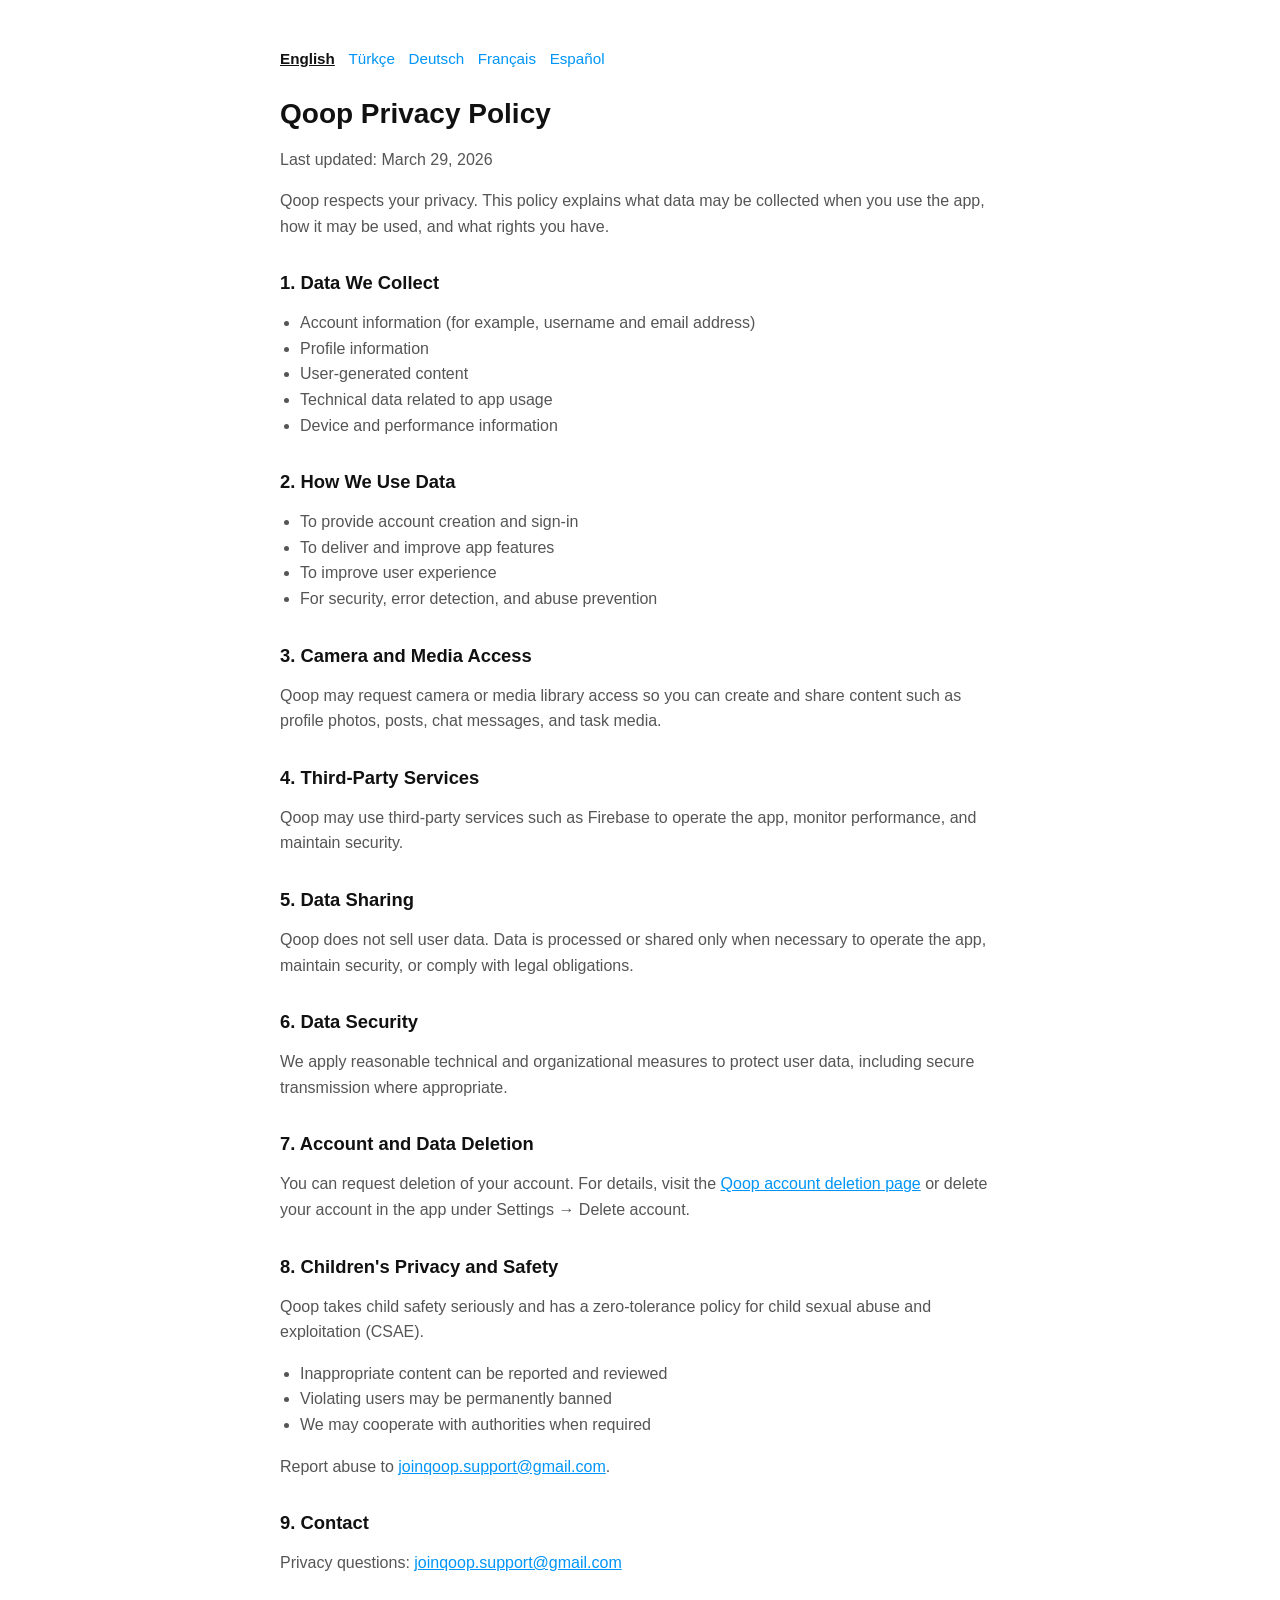
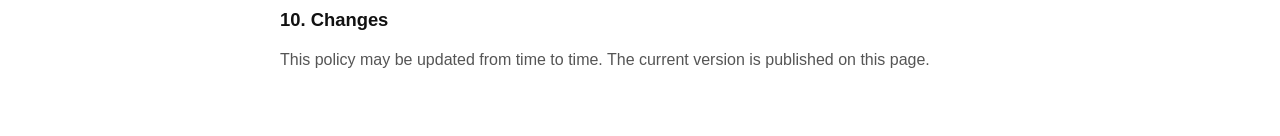
<file: index.html>
<!DOCTYPE html>
<html lang="en">
<head>
  <meta charset="utf-8" />
  <meta name="viewport" content="width=device-width, initial-scale=1" />
  <title>Qoop Privacy Policy</title>
  <style>
    :root { color-scheme: light dark; --bg:#fff; --text:#111; --muted:#555; --link:#0095f6; --card:#f7f7f7; --border:#e5e5e5; }
    @media (prefers-color-scheme: dark) {
      :root { --bg:#000; --text:#f5f5f5; --muted:#b0b0b0; --card:#121212; --border:#262626; }
    }
    body { margin:0; font-family:-apple-system,BlinkMacSystemFont,"Segoe UI",Roboto,Helvetica,Arial,sans-serif; background:var(--bg); color:var(--text); line-height:1.6; }
    main { max-width:720px; margin:0 auto; padding:32px 20px 48px; }
    h1,h2 { line-height:1.25; }
    h1 { font-size:1.75rem; margin-bottom:.5rem; }
    h2 { font-size:1.15rem; margin-top:2rem; }
    p,li { color:var(--muted); }
    a { color:var(--link); }
    ol, ul { padding-left:1.25rem; }
    .card { background:var(--card); border:1px solid var(--border); border-radius:12px; padding:16px 18px; margin:20px 0; }
    .lang-switch { margin-bottom:24px; font-size:.95rem; display:flex; flex-wrap:wrap; gap:.4rem .85rem; }
    .lang-switch a { text-decoration:none; }
    .lang-switch a.is-active { font-weight:700; color:var(--text); text-decoration:underline; }
    .lang-panel { display:none; }
    .lang-panel.is-active { display:block; }

  </style>
</head>
<body>
  <main>
    <p class="lang-switch" role="navigation">
      <a href="#en">English</a>
      <a href="#tr">Türkçe</a>
      <a href="#de">Deutsch</a>
      <a href="#fr">Français</a>
      <a href="#es">Español</a>
    </p>

    <section id="en" class="lang-panel" lang="en">

      <h1>Qoop Privacy Policy</h1>
      <p>Last updated: March 29, 2026</p>
      <p>Qoop respects your privacy. This policy explains what data may be collected when you use the app, how it may be used, and what rights you have.</p>
      <h2>1. Data We Collect</h2>
      <ul>
        <li>Account information (for example, username and email address)</li>
        <li>Profile information</li>
        <li>User-generated content</li>
        <li>Technical data related to app usage</li>
        <li>Device and performance information</li>
      </ul>
      <h2>2. How We Use Data</h2>
      <ul>
        <li>To provide account creation and sign-in</li>
        <li>To deliver and improve app features</li>
        <li>To improve user experience</li>
        <li>For security, error detection, and abuse prevention</li>
      </ul>
      <h2>3. Camera and Media Access</h2>
      <p>Qoop may request camera or media library access so you can create and share content such as profile photos, posts, chat messages, and task media.</p>
      <h2>4. Third-Party Services</h2>
      <p>Qoop may use third-party services such as Firebase to operate the app, monitor performance, and maintain security.</p>
      <h2>5. Data Sharing</h2>
      <p>Qoop does not sell user data. Data is processed or shared only when necessary to operate the app, maintain security, or comply with legal obligations.</p>
      <h2>6. Data Security</h2>
      <p>We apply reasonable technical and organizational measures to protect user data, including secure transmission where appropriate.</p>
      <h2>7. Account and Data Deletion</h2>
      <p>You can request deletion of your account. For details, visit the <a href="delete-account.html">Qoop account deletion page</a> or delete your account in the app under Settings → Delete account.</p>
      <h2>8. Children's Privacy and Safety</h2>
      <p>Qoop takes child safety seriously and has a zero-tolerance policy for child sexual abuse and exploitation (CSAE).</p>
      <ul>
        <li>Inappropriate content can be reported and reviewed</li>
        <li>Violating users may be permanently banned</li>
        <li>We may cooperate with authorities when required</li>
      </ul>
      <p>Report abuse to <a href="mailto:joinqoop.support@gmail.com">joinqoop.support@gmail.com</a>.</p>
      <h2>9. Contact</h2>
      <p>Privacy questions: <a href="mailto:joinqoop.support@gmail.com">joinqoop.support@gmail.com</a></p>
      <h2>10. Changes</h2>
      <p>This policy may be updated from time to time. The current version is published on this page.</p>
    </section>
    <section id="tr" class="lang-panel" lang="tr">

      <h1>QOOP Gizlilik Politikası</h1>
      <p>Son güncelleme: 29 Mart 2026</p>
      <p>QOOP, kullanıcı gizliliğine önem verir. Bu gizlilik politikası, uygulamayı kullanırken hangi verilerin toplanabileceğini, nasıl kullanılabileceğini ve kullanıcıların hangi haklara sahip olduğunu açıklar.</p>
      <h2>1. Toplanan Veriler</h2>
      <ul>
        <li>Hesap bilgileri (ör. kullanıcı adı, e-posta adresi)</li>
        <li>Profil bilgileri</li>
        <li>Kullanıcı tarafından oluşturulan içerikler</li>
        <li>Uygulama kullanımına ilişkin teknik veriler</li>
        <li>Cihaz ve performans bilgileri</li>
      </ul>
      <h2>2. Verilerin Kullanım Amaçları</h2>
      <ul>
        <li>Hesap oluşturma ve giriş işlemlerini sağlamak</li>
        <li>Uygulama özelliklerini sunmak ve geliştirmek</li>
        <li>Kullanıcı deneyimini iyileştirmek</li>
        <li>Güvenlik, hata tespiti ve kötüye kullanımı önlemek</li>
      </ul>
      <h2>3. Kamera ve Medya Erişimi</h2>
      <p>QOOP, kullanıcıların profil fotoğrafı, gönderi, sohbet mesajı ve görev medyası gibi içerikler oluşturup paylaşabilmesi için kamera veya medya erişimi isteyebilir.</p>
      <h2>4. Üçüncü Taraf Hizmetler</h2>
      <p>QOOP, uygulama altyapısını sağlamak amacıyla Firebase gibi üçüncü taraf hizmetlerden yararlanabilir.</p>
      <h2>5. Veri Paylaşımı</h2>
      <p>QOOP, kullanıcı verilerini satmaz. Veriler yalnızca uygulamanın çalışması, güvenlik veya yasal yükümlülüklerin yerine getirilmesi için gerekli olduğu ölçüde işlenir veya paylaşılır.</p>
      <h2>6. Veri Güvenliği</h2>
      <p>Kullanıcı verilerini korumak için makul teknik ve idari önlemler uygulanır.</p>
      <h2>7. Hesap ve Veri Silme</h2>
      <p>Hesabınızı silmek için uygulama içinden Ayarlar → Hesabı sil yolunu kullanabilir veya <a href="delete-account.html">QOOP Hesap Silme Sayfası</a>'nı ziyaret edebilirsiniz.</p>
      <h2>8. Çocukların Gizliliği ve Güvenliği</h2>
      <p>QOOP, çocukların güvenliğini ciddiye alır ve CSAE'ye karşı sıfır tolerans uygular.</p>
      <ul>
        <li>Uygunsuz içerikler bildirilebilir ve incelenir</li>
        <li>İhlal eden kullanıcılar kalıcı olarak yasaklanır</li>
        <li>Gerekli durumlarda yetkili kurumlarla iş birliği yapılır</li>
      </ul>
      <p>İletişim: <a href="mailto:joinqoop.support@gmail.com">joinqoop.support@gmail.com</a></p>
      <h2>9. İletişim</h2>
      <p>Gizlilik ile ilgili sorular: <a href="mailto:joinqoop.support@gmail.com">joinqoop.support@gmail.com</a></p>
      <h2>10. Değişiklikler</h2>
      <p>Bu gizlilik politikası zaman zaman güncellenebilir. Güncel sürüm bu sayfada yayınlanır.</p>
    </section>
    <section id="de" class="lang-panel" lang="de">

      <h1>Qoop-Datenschutzrichtlinie</h1>
      <p>Zuletzt aktualisiert: 29. März 2026</p>
      <p>Qoop respektiert deine Privatsphäre. Diese Richtlinie erklärt, welche Daten bei der Nutzung der App erfasst werden können, wie sie verwendet werden dürfen und welche Rechte du hast.</p>
      <h2>1. Welche Daten wir erfassen</h2>
      <ul>
        <li>Kontoinformationen (z. B. Benutzername und E-Mail-Adresse)</li>
        <li>Profilinformationen</li>
        <li>Von Nutzerinnen und Nutzern erstellte Inhalte</li>
        <li>Technische Daten zur App-Nutzung</li>
        <li>Geräte- und Leistungsinformationen</li>
      </ul>
      <h2>2. Wie wir Daten verwenden</h2>
      <ul>
        <li>Zur Kontoerstellung und Anmeldung</li>
        <li>Zur Bereitstellung und Verbesserung von App-Funktionen</li>
        <li>Zur Verbesserung der Nutzererfahrung</li>
        <li>Für Sicherheit, Fehlererkennung und Missbrauchsprävention</li>
      </ul>
      <h2>3. Kamera- und Medienzugriff</h2>
      <p>Qoop kann Zugriff auf Kamera oder Mediathek anfordern, damit du Inhalte wie Profilfotos, Beiträge, Chatnachrichten und Aufgabenmedien erstellen und teilen kannst.</p>
      <h2>4. Dienste Dritter</h2>
      <p>Qoop kann Dienste Dritter wie Firebase nutzen, um die App zu betreiben, die Leistung zu überwachen und die Sicherheit aufrechtzuerhalten.</p>
      <h2>5. Datenweitergabe</h2>
      <p>Qoop verkauft keine Nutzerdaten. Daten werden nur verarbeitet oder weitergegeben, wenn dies für den Betrieb der App, die Sicherheit oder gesetzliche Pflichten erforderlich ist.</p>
      <h2>6. Datensicherheit</h2>
      <p>Wir setzen angemessene technische und organisatorische Maßnahmen zum Schutz der Nutzerdaten ein, einschließlich sicherer Übertragung, soweit sinnvoll.</p>
      <h2>7. Konto- und Datenlöschung</h2>
      <p>Du kannst die Löschung deines Kontos beantragen. Details findest du auf der <a href="delete-account.html">Seite zur Kontolöschung</a> oder in der App unter Einstellungen → Konto löschen.</p>
      <h2>8. Datenschutz und Sicherheit von Kindern</h2>
      <p>Qoop nimmt den Schutz von Kindern ernst und hat eine Null-Toleranz-Politik gegenüber sexuellem Missbrauch und Ausbeutung von Kindern (CSAE).</p>
      <ul>
        <li>Unangemessene Inhalte können gemeldet und geprüft werden</li>
        <li>Verstöße können zu einer dauerhaften Sperre führen</li>
        <li>Bei Bedarf können wir mit Behörden zusammenarbeiten</li>
      </ul>
      <p>Missbrauch melden: <a href="mailto:joinqoop.support@gmail.com">joinqoop.support@gmail.com</a>.</p>
      <h2>9. Kontakt</h2>
      <p>Fragen zum Datenschutz: <a href="mailto:joinqoop.support@gmail.com">joinqoop.support@gmail.com</a></p>
      <h2>10. Änderungen</h2>
      <p>Diese Richtlinie kann von Zeit zu Zeit aktualisiert werden. Die aktuelle Fassung wird auf dieser Seite veröffentlicht.</p>
    </section>
    <section id="fr" class="lang-panel" lang="fr">

      <h1>Politique de confidentialité Qoop</h1>
      <p>Dernière mise à jour : 29 mars 2026</p>
      <p>Qoop respecte votre vie privée. Cette politique explique quelles données peuvent être collectées lorsque vous utilisez l’application, comment elles peuvent être utilisées et quels sont vos droits.</p>
      <h2>1. Données que nous collectons</h2>
      <ul>
        <li>Informations de compte (par exemple nom d’utilisateur et adresse e-mail)</li>
        <li>Informations de profil</li>
        <li>Contenus générés par les utilisateurs</li>
        <li>Données techniques liées à l’usage de l’application</li>
        <li>Informations sur l’appareil et les performances</li>
      </ul>
      <h2>2. Comment nous utilisons les données</h2>
      <ul>
        <li>Pour créer un compte et se connecter</li>
        <li>Pour fournir et améliorer les fonctionnalités</li>
        <li>Pour améliorer l’expérience utilisateur</li>
        <li>Pour la sécurité, la détection d’erreurs et la prévention des abus</li>
      </ul>
      <h2>3. Accès à l’appareil photo et aux médias</h2>
      <p>Qoop peut demander l’accès à l’appareil photo ou à la galerie afin que vous puissiez créer et partager des contenus tels que des photos de profil, des publications, des messages et des médias de tâches.</p>
      <h2>4. Services tiers</h2>
      <p>Qoop peut utiliser des services tiers tels que Firebase pour faire fonctionner l’application, surveiller les performances et assurer la sécurité.</p>
      <h2>5. Partage des données</h2>
      <p>Qoop ne vend pas les données des utilisateurs. Les données ne sont traitées ou partagées que lorsque c’est nécessaire pour faire fonctionner l’application, assurer la sécurité ou respecter des obligations légales.</p>
      <h2>6. Sécurité des données</h2>
      <p>Nous appliquons des mesures techniques et organisationnelles raisonnables pour protéger les données, y compris une transmission sécurisée lorsque cela est approprié.</p>
      <h2>7. Suppression du compte et des données</h2>
      <p>Vous pouvez demander la suppression de votre compte. Pour plus de détails, consultez la <a href="delete-account.html">page de suppression de compte Qoop</a> ou supprimez votre compte dans l’application : Paramètres → Supprimer le compte.</p>
      <h2>8. Vie privée et sécurité des enfants</h2>
      <p>Qoop prend la sécurité des enfants au sérieux et applique une politique de tolérance zéro envers l’abus et l’exploitation sexuels des enfants (CSAE).</p>
      <ul>
        <li>Les contenus inappropriés peuvent être signalés et examinés</li>
        <li>Les utilisateurs en infraction peuvent être bannis définitivement</li>
        <li>Nous pouvons coopérer avec les autorités si nécessaire</li>
      </ul>
      <p>Signaler un abus : <a href="mailto:joinqoop.support@gmail.com">joinqoop.support@gmail.com</a>.</p>
      <h2>9. Contact</h2>
      <p>Questions de confidentialité : <a href="mailto:joinqoop.support@gmail.com">joinqoop.support@gmail.com</a></p>
      <h2>10. Modifications</h2>
      <p>Cette politique peut être mise à jour de temps à autre. La version en vigueur est publiée sur cette page.</p>
    </section>
    <section id="es" class="lang-panel" lang="es">

      <h1>Política de privacidad de Qoop</h1>
      <p>Última actualización: 29 de marzo de 2026</p>
      <p>Qoop respeta tu privacidad. Esta política explica qué datos pueden recopilarse cuando usas la app, cómo pueden usarse y qué derechos tienes.</p>
      <h2>1. Datos que recopilamos</h2>
      <ul>
        <li>Información de la cuenta (por ejemplo, nombre de usuario y correo electrónico)</li>
        <li>Información del perfil</li>
        <li>Contenido generado por los usuarios</li>
        <li>Datos técnicos relacionados con el uso de la app</li>
        <li>Información del dispositivo y del rendimiento</li>
      </ul>
      <h2>2. Cómo usamos los datos</h2>
      <ul>
        <li>Para crear cuentas e iniciar sesión</li>
        <li>Para ofrecer y mejorar las funciones de la app</li>
        <li>Para mejorar la experiencia de uso</li>
        <li>Para seguridad, detección de errores y prevención de abusos</li>
      </ul>
      <h2>3. Acceso a la cámara y a los medios</h2>
      <p>Qoop puede solicitar acceso a la cámara o a la galería para que puedas crear y compartir contenido como fotos de perfil, publicaciones, mensajes y archivos de misiones.</p>
      <h2>4. Servicios de terceros</h2>
      <p>Qoop puede usar servicios de terceros como Firebase para operar la app, supervisar el rendimiento y mantener la seguridad.</p>
      <h2>5. Compartir datos</h2>
      <p>Qoop no vende datos de usuarios. Los datos solo se procesan o se comparten cuando es necesario para operar la app, mantener la seguridad o cumplir obligaciones legales.</p>
      <h2>6. Seguridad de los datos</h2>
      <p>Aplicamos medidas técnicas y organizativas razonables para proteger los datos, incluida la transmisión segura cuando corresponde.</p>
      <h2>7. Eliminación de cuenta y datos</h2>
      <p>Puedes solicitar la eliminación de tu cuenta. Para más detalles, visita la <a href="delete-account.html">página de eliminación de cuenta de Qoop</a> o elimina tu cuenta en la app en Ajustes → Eliminar cuenta.</p>
      <h2>8. Privacidad y seguridad infantil</h2>
      <p>Qoop se toma en serio la seguridad infantil y aplica una política de tolerancia cero ante el abuso y la explotación sexual infantil (CSAE).</p>
      <ul>
        <li>El contenido inapropiado puede denunciarse y revisarse</li>
        <li>Los usuarios que incumplan las normas pueden ser expulsados de forma permanente</li>
        <li>Podemos cooperar con las autoridades cuando sea necesario</li>
      </ul>
      <p>Denunciar abusos: <a href="mailto:joinqoop.support@gmail.com">joinqoop.support@gmail.com</a>.</p>
      <h2>9. Contacto</h2>
      <p>Preguntas de privacidad: <a href="mailto:joinqoop.support@gmail.com">joinqoop.support@gmail.com</a></p>
      <h2>10. Cambios</h2>
      <p>Esta política puede actualizarse periódicamente. La versión vigente se publica en esta página.</p>
    </section>
  </main>

  <script>
  (function () {
    var langs = ["en", "tr", "de", "fr", "es"];
    function pick() {
      var h = (location.hash || "").replace("#", "").toLowerCase();
      if (langs.indexOf(h) >= 0) return h;
      try {
        var s = localStorage.getItem("qoop_legal_lang");
        if (langs.indexOf(s) >= 0) return s;
      } catch (e) {}
      var n = (navigator.language || "en").slice(0, 2).toLowerCase();
      return langs.indexOf(n) >= 0 ? n : "en";
    }
    function show(lang) {
      document.querySelectorAll(".lang-panel").forEach(function (el) {
        el.classList.toggle("is-active", el.id === lang);
      });
      document.querySelectorAll(".lang-switch a").forEach(function (a) {
        a.classList.toggle("is-active", a.getAttribute("href") === "#" + lang);
      });
      document.documentElement.lang = lang;
      try { localStorage.setItem("qoop_legal_lang", lang); } catch (e) {}
    }
    document.addEventListener("DOMContentLoaded", function () { show(pick()); });
    window.addEventListener("hashchange", function () { show(pick()); });
  })();
  </script>

</body>
</html>
</file>
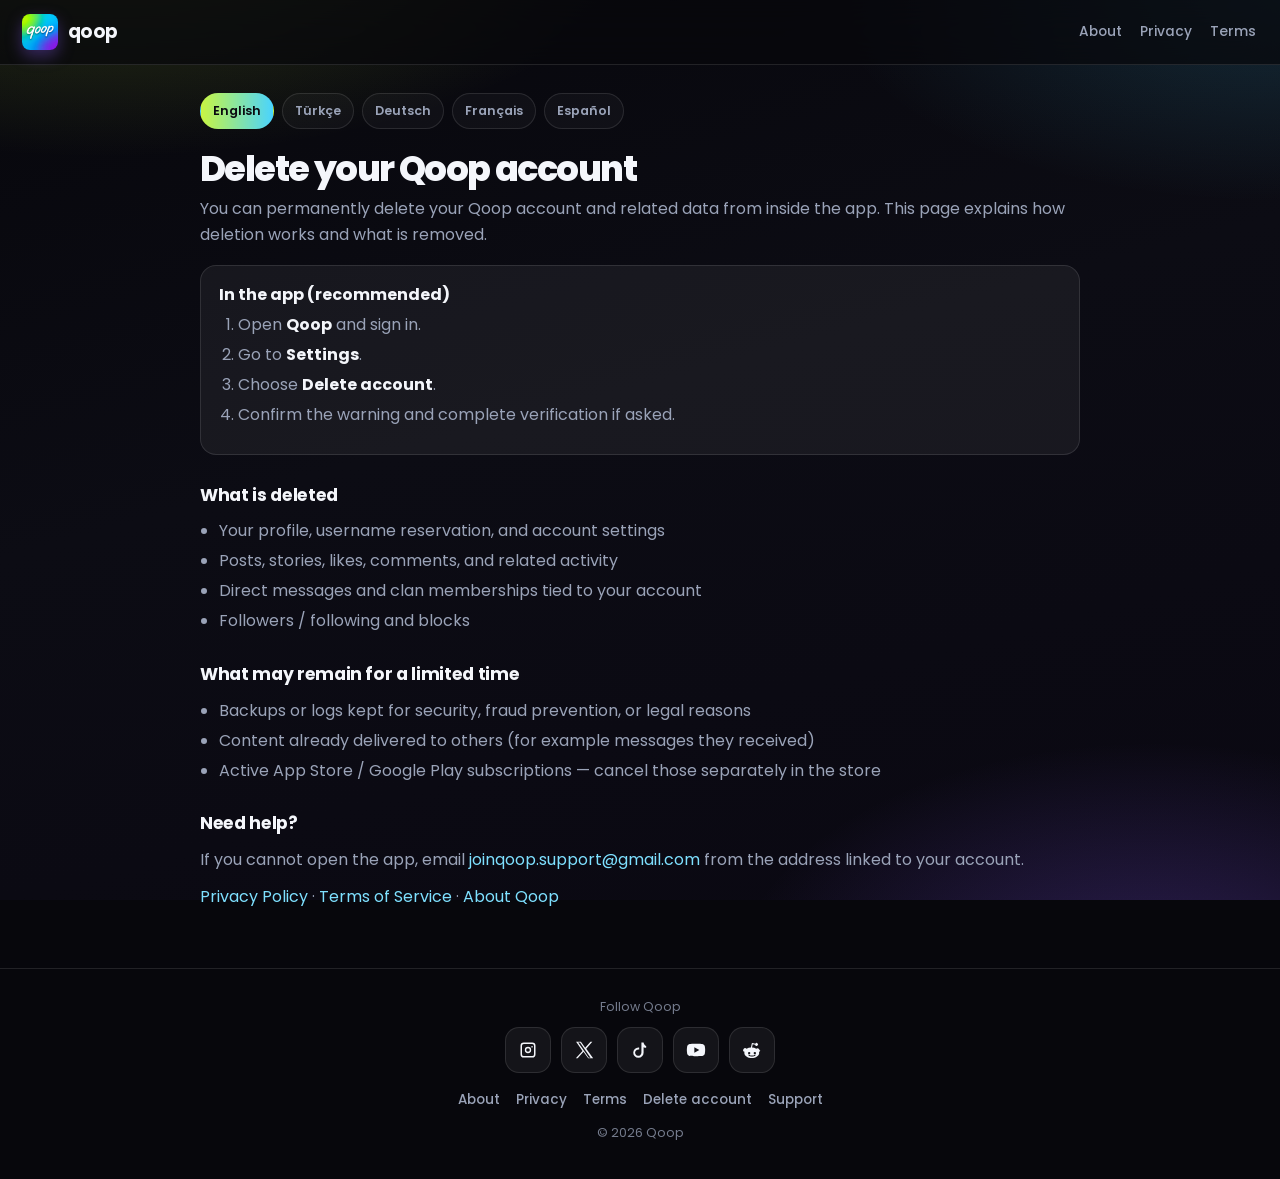
<file: delete-account.html>
<!DOCTYPE html>
<html lang="en">
<head>
  <meta charset="utf-8" />
  <meta name="viewport" content="width=device-width, initial-scale=1, viewport-fit=cover" />
  <meta name="theme-color" content="#07070c" />
  <meta name="description" content="How to delete your Qoop account and what data is removed." />
  <title>Delete your Qoop account</title>
  <link rel="icon" href="logo.png" type="image/png" />
  <link rel="apple-touch-icon" href="logo.png" />
  <link rel="preconnect" href="https://fonts.googleapis.com" />
  <link rel="preconnect" href="https://fonts.gstatic.com" crossorigin />
  <link href="https://fonts.googleapis.com/css2?family=Poppins:wght@400;500;600;700;800&display=swap" rel="stylesheet" />
  <link rel="stylesheet" href="brand.css" />

</head>
<body>
  <div class="backdrop"></div>
  <div class="site">
  <header class="topbar">
    <a class="brand" href="https://tasdemirebubekir347-star.github.io/joinqoop/"><img src="logo.png" alt="" width="36" height="36" />qoop</a>
    <nav class="nav">
      <a href="https://tasdemirebubekir347-star.github.io/joinqoop/" data-i18n="nav_about">About</a>
      <a href="https://tasdemirebubekir347-star.github.io/qoop-privacy-policy/" data-i18n="nav_privacy">Privacy</a>
      <a href="https://tasdemirebubekir347-star.github.io/legal/" data-i18n="nav_terms">Terms</a>
    </nav>
  </header>
    <main class="wrap">
    <p class="lang-switch" role="navigation">
      <a href="#en">English</a>
      <a href="#tr">Türkçe</a>
      <a href="#de">Deutsch</a>
      <a href="#fr">Français</a>
      <a href="#es">Español</a>
    </p>

    <section id="en" class="lang-panel legal" lang="en">

      <h1>Delete your Qoop account</h1>
      <p>You can permanently delete your Qoop account and related data from inside the app. This page explains how deletion works and what is removed.</p>
      <div class="card">
        <strong>In the app (recommended)</strong>
        <ol>
          <li>Open <strong>Qoop</strong> and sign in.</li>
          <li>Go to <strong>Settings</strong>.</li>
          <li>Choose <strong>Delete account</strong>.</li>
          <li>Confirm the warning and complete verification if asked.</li>
        </ol>
      </div>
      <h2>What is deleted</h2>
      <ul>
        <li>Your profile, username reservation, and account settings</li>
        <li>Posts, stories, likes, comments, and related activity</li>
        <li>Direct messages and clan memberships tied to your account</li>
        <li>Followers / following and blocks</li>
      </ul>
      <h2>What may remain for a limited time</h2>
      <ul>
        <li>Backups or logs kept for security, fraud prevention, or legal reasons</li>
        <li>Content already delivered to others (for example messages they received)</li>
        <li>Active App Store / Google Play subscriptions — cancel those separately in the store</li>
      </ul>
      <h2>Need help?</h2>
      <p>If you cannot open the app, email <a href="mailto:joinqoop.support@gmail.com?subject=Qoop%20account%20deletion%20request">joinqoop.support@gmail.com</a> from the address linked to your account.</p>
      <p><a href="https://tasdemirebubekir347-star.github.io/qoop-privacy-policy/">Privacy Policy</a> · <a href="https://tasdemirebubekir347-star.github.io/legal/">Terms of Service</a> · <a href="https://tasdemirebubekir347-star.github.io/joinqoop/">About Qoop</a></p>
    </section>
    <section id="tr" class="lang-panel legal" lang="tr">

      <h1>Qoop hesabını sil</h1>
      <p>Qoop hesabını ve ilişkili verilerini uygulama içinden kalıcı olarak silebilirsin. Bu sayfa sürecin nasıl işlediğini ve nelerin kalktığını açıklar.</p>
      <div class="card">
        <strong>Uygulamada (önerilen)</strong>
        <ol>
          <li><strong>Qoop</strong>’u aç ve giriş yap.</li>
          <li><strong>Ayarlar</strong>’a git.</li>
          <li><strong>Hesabı sil</strong>’i seç.</li>
          <li>Uyarıyı onayla; istenirse doğrulamayı tamamla.</li>
        </ol>
      </div>
      <h2>Silinenler</h2>
      <ul>
        <li>Profilin, kullanıcı adı rezervasyonun ve hesap ayarların</li>
        <li>Gönderiler, hikâyeler, beğeniler, yorumlar ve ilgili etkinlik</li>
        <li>Özel mesajlar ve hesabına bağlı klan üyelikleri</li>
        <li>Takipçi / takip ilişkileri ve engellemeler</li>
      </ul>
      <h2>Sınırlı süre kalabilecekler</h2>
      <ul>
        <li>Güvenlik, dolandırıcılık önleme veya yasal nedenlerle tutulan yedekler</li>
        <li>Başkalarına zaten iletilmiş içerikler (örneğin aldıkları mesajlar)</li>
        <li>Aktif App Store / Google Play abonelikleri — bunları mağazadan ayrıca iptal et</li>
      </ul>
      <h2>Yardım</h2>
      <p>Uygulamayı açamıyorsan, hesabına bağlı adresten <a href="mailto:joinqoop.support@gmail.com?subject=Qoop%20hesap%20silme%20talebi">joinqoop.support@gmail.com</a> adresine yaz.</p>
      <p><a href="https://tasdemirebubekir347-star.github.io/qoop-privacy-policy/">Gizlilik Politikası</a> · <a href="https://tasdemirebubekir347-star.github.io/legal/">Kullanım Koşulları</a> · <a href="https://tasdemirebubekir347-star.github.io/joinqoop/">Qoop Hakkında</a></p>
    </section>
    <section id="de" class="lang-panel legal" lang="de">

      <h1>Qoop-Konto löschen</h1>
      <p>Du kannst dein Qoop-Konto und zugehörige Daten dauerhaft in der App löschen. Diese Seite erklärt den Ablauf und was entfernt wird.</p>
      <div class="card">
        <strong>In der App (empfohlen)</strong>
        <ol>
          <li>Öffne <strong>Qoop</strong> und melde dich an.</li>
          <li>Gehe zu <strong>Einstellungen</strong>.</li>
          <li>Wähle <strong>Konto löschen</strong>.</li>
          <li>Bestätige die Warnung und schließe ggf. die Verifizierung ab.</li>
        </ol>
      </div>
      <h2>Was gelöscht wird</h2>
      <ul>
        <li>Profil, reservierter Benutzername und Kontoeinstellungen</li>
        <li>Beiträge, Stories, Likes, Kommentare und zugehörige Aktivität</li>
        <li>Direktnachrichten und Clan-Mitgliedschaften deines Kontos</li>
        <li>Follower-/Following-Beziehungen und Blockierungen</li>
      </ul>
      <h2>Was vorübergehend bleiben kann</h2>
      <ul>
        <li>Backups oder Protokolle aus Sicherheits-, Betrugs- oder Rechtsgründen</li>
        <li>Inhalte, die andere bereits erhalten haben (z. B. Nachrichten)</li>
        <li>Aktive App-Store-/Google-Play-Abos — separat im Store kündigen</li>
      </ul>
      <h2>Hilfe benötigt?</h2>
      <p>Wenn du die App nicht öffnen kannst, schreibe von der verknüpften Adresse an <a href="mailto:joinqoop.support@gmail.com?subject=Qoop%20Kontol%C3%B6schung">joinqoop.support@gmail.com</a>.</p>
      <p><a href="https://tasdemirebubekir347-star.github.io/qoop-privacy-policy/">Datenschutzrichtlinie</a> · <a href="https://tasdemirebubekir347-star.github.io/legal/">Nutzungsbedingungen</a> · <a href="https://tasdemirebubekir347-star.github.io/joinqoop/">Über Qoop</a></p>
    </section>
    <section id="fr" class="lang-panel legal" lang="fr">

      <h1>Supprimer ton compte Qoop</h1>
      <p>Tu peux supprimer définitivement ton compte Qoop et les données liées depuis l’app. Cette page explique le fonctionnement et ce qui est retiré.</p>
      <div class="card">
        <strong>Dans l’app (recommandé)</strong>
        <ol>
          <li>Ouvre <strong>Qoop</strong> et connecte-toi.</li>
          <li>Va dans <strong>Paramètres</strong>.</li>
          <li>Choisis <strong>Supprimer le compte</strong>.</li>
          <li>Confirme l’avertissement et termine la vérification si elle est demandée.</li>
        </ol>
      </div>
      <h2>Ce qui est supprimé</h2>
      <ul>
        <li>Ton profil, la réservation du nom d’utilisateur et les paramètres du compte</li>
        <li>Publications, stories, likes, commentaires et activité associée</li>
        <li>Messages privés et appartenances aux clans liées à ton compte</li>
        <li>Relations abonnés / abonnements et blocages</li>
      </ul>
      <h2>Ce qui peut rester un temps limité</h2>
      <ul>
        <li>Sauvegardes ou journaux conservés pour la sécurité, la fraude ou la loi</li>
        <li>Contenus déjà transmis à d’autres (par exemple des messages reçus)</li>
        <li>Abonnements App Store / Google Play actifs — annule-les séparément dans le store</li>
      </ul>
      <h2>Besoin d’aide ?</h2>
      <p>Si tu n’as pas accès à l’app, écris à <a href="mailto:joinqoop.support@gmail.com?subject=Suppression%20de%20compte%20Qoop">joinqoop.support@gmail.com</a> depuis l’adresse liée à ton compte.</p>
      <p><a href="https://tasdemirebubekir347-star.github.io/qoop-privacy-policy/">Politique de confidentialité</a> · <a href="https://tasdemirebubekir347-star.github.io/legal/">Conditions d’utilisation</a> · <a href="https://tasdemirebubekir347-star.github.io/joinqoop/">À propos de Qoop</a></p>
    </section>
    <section id="es" class="lang-panel legal" lang="es">

      <h1>Eliminar tu cuenta de Qoop</h1>
      <p>Puedes eliminar de forma permanente tu cuenta de Qoop y los datos asociados desde la app. Esta página explica el proceso y qué se borra.</p>
      <div class="card">
        <strong>En la app (recomendado)</strong>
        <ol>
          <li>Abre <strong>Qoop</strong> e inicia sesión.</li>
          <li>Ve a <strong>Ajustes</strong>.</li>
          <li>Elige <strong>Eliminar cuenta</strong>.</li>
          <li>Confirma el aviso y completa la verificación si se te pide.</li>
        </ol>
      </div>
      <h2>Qué se elimina</h2>
      <ul>
        <li>Tu perfil, la reserva del nombre de usuario y la configuración de la cuenta</li>
        <li>Publicaciones, historias, me gusta, comentarios y actividad relacionada</li>
        <li>Mensajes directos y pertenencia a clanes de tu cuenta</li>
        <li>Relaciones de seguidores / seguidos y bloqueos</li>
      </ul>
      <h2>Qué puede quedar un tiempo limitado</h2>
      <ul>
        <li>Copias o registros conservados por seguridad, fraude u obligaciones legales</li>
        <li>Contenido ya entregado a otras personas (por ejemplo mensajes que recibieron)</li>
        <li>Suscripciones activas de App Store / Google Play: cancélalas aparte en la tienda</li>
      </ul>
      <h2>¿Necesitas ayuda?</h2>
      <p>Si no puedes abrir la app, escribe a <a href="mailto:joinqoop.support@gmail.com?subject=Eliminaci%C3%B3n%20de%20cuenta%20Qoop">joinqoop.support@gmail.com</a> desde la dirección vinculada a tu cuenta.</p>
      <p><a href="https://tasdemirebubekir347-star.github.io/qoop-privacy-policy/">Política de privacidad</a> · <a href="https://tasdemirebubekir347-star.github.io/legal/">Términos de servicio</a> · <a href="https://tasdemirebubekir347-star.github.io/joinqoop/">Acerca de Qoop</a></p>
    </section>
    </main>
  <footer class="site-footer">
    <p class="foot-copy" data-i18n="footer_follow" style="margin-bottom:10px">Follow Qoop</p>

      <div class="socials">
        <a class="social" href="https://www.instagram.com/joinqoop/" target="_blank" rel="noopener" aria-label="Instagram"><svg viewBox="0 0 24 24" aria-hidden="true"><path d="M7 3h10a4 4 0 0 1 4 4v10a4 4 0 0 1-4 4H7a4 4 0 0 1-4-4V7a4 4 0 0 1 4-4zm10 1.8H7A2.2 2.2 0 0 0 4.8 7v10A2.2 2.2 0 0 0 7 19.2h10A2.2 2.2 0 0 0 19.2 17V7A2.2 2.2 0 0 0 17 4.8zM12 8.2A3.8 3.8 0 1 1 8.2 12 3.8 3.8 0 0 1 12 8.2zm0 1.6A2.2 2.2 0 1 0 14.2 12 2.2 2.2 0 0 0 12 9.8zm4.85-2.55a.95.95 0 1 1-.95.95.95.95 0 0 1 .95-.95z"/></svg></a>
        <a class="social" href="https://x.com/joinqoop" target="_blank" rel="noopener" aria-label="X"><svg viewBox="0 0 24 24" aria-hidden="true"><path d="M14.7 10.4 22 2h-2.2l-6.4 7.3L8.3 2H2.5l7.7 11.1L2.2 22h2.2l7-8 5.7 8H23l-8.3-11.6zm-2.5 2.8-.8-1.2-6.4-9h2.2l5.2 7.4.8 1.2 6.7 9.6h-2.2l-5.5-7.9z"/></svg></a>
        <a class="social" href="https://www.tiktok.com/@joinqoop" target="_blank" rel="noopener" aria-label="TikTok"><svg viewBox="0 0 24 24" aria-hidden="true"><path d="M14.2 3h2.1c.2 1.8 1.3 3.4 3.1 4.2v2.2a6.7 6.7 0 0 1-3.1-.8v6.6a6.2 6.2 0 1 1-6.2-6.2c.3 0 .6 0 .9.1v2.4a3.8 3.8 0 1 0 2.7 3.6V3z"/></svg></a>
        <a class="social" href="https://www.youtube.com/@joinqoop" target="_blank" rel="noopener" aria-label="YouTube"><svg viewBox="0 0 24 24" aria-hidden="true"><path d="M22.5 7.2a3 3 0 0 0-2.1-2.1C18.6 4.6 12 4.6 12 4.6s-6.6 0-8.4.5A3 3 0 0 0 1.5 7.2 31 31 0 0 0 1 12a31 31 0 0 0 .5 4.8 3 3 0 0 0 2.1 2.1c1.8.5 8.4.5 8.4.5s6.6 0 8.4-.5a3 3 0 0 0 2.1-2.1A31 31 0 0 0 23 12a31 31 0 0 0-.5-4.8zM10 15.2V8.8l6 3.2-6 3.2z"/></svg></a>
        <a class="social" href="https://www.reddit.com/u/Joinqoop" target="_blank" rel="noopener" aria-label="Reddit"><svg viewBox="0 0 24 24" aria-hidden="true"><path d="M21 12.2a2.3 2.3 0 0 0-3.9-1.6 10.7 10.7 0 0 0-5.1-1.5l.9-4.1 2.9.6a1.7 1.7 0 1 0 .2-1.1l-3.5-.8a.7.7 0 0 0-.8.5l-1 4.8a10.8 10.8 0 0 0-5.2 1.5 2.3 2.3 0 1 0-2.5 3.7 4.7 4.7 0 0 0-.2 1.4c0 3.4 4 6.1 8.9 6.1s8.9-2.7 8.9-6.1a4.7 4.7 0 0 0-.2-1.3 2.3 2.3 0 0 0 1.5-2.1zM8.6 14.3a1.4 1.4 0 1 1 0 2.8 1.4 1.4 0 0 1 0-2.8zm7.5 4.2c-1 .9-2.5 1.3-4.1 1.3s-3.1-.4-4.1-1.3a.6.6 0 0 1 .8-.9c.8.7 2 1 3.3 1s2.5-.3 3.3-1a.6.6 0 1 1 .8.9zm-.7-1.4a1.4 1.4 0 1 1 0-2.8 1.4 1.4 0 0 1 0 2.8z"/></svg></a>
      </div>

    <div class="foot-links">
      <a href="https://tasdemirebubekir347-star.github.io/joinqoop/" data-i18n="nav_about">About</a>
      <a href="https://tasdemirebubekir347-star.github.io/qoop-privacy-policy/" data-i18n="nav_privacy">Privacy</a>
      <a href="https://tasdemirebubekir347-star.github.io/legal/" data-i18n="nav_terms">Terms</a>
      <a href="https://tasdemirebubekir347-star.github.io/qoop-privacy-policy/delete-account.html" data-i18n="nav_delete">Delete account</a>
      <a href="mailto:joinqoop.support@gmail.com">Support</a>
    </div>
    <p class="foot-copy" data-i18n="footer_copy">© 2026 Qoop</p>
  </footer>
  </div>
  <script src="brand.js"></script>
</body>
</html>
</file>
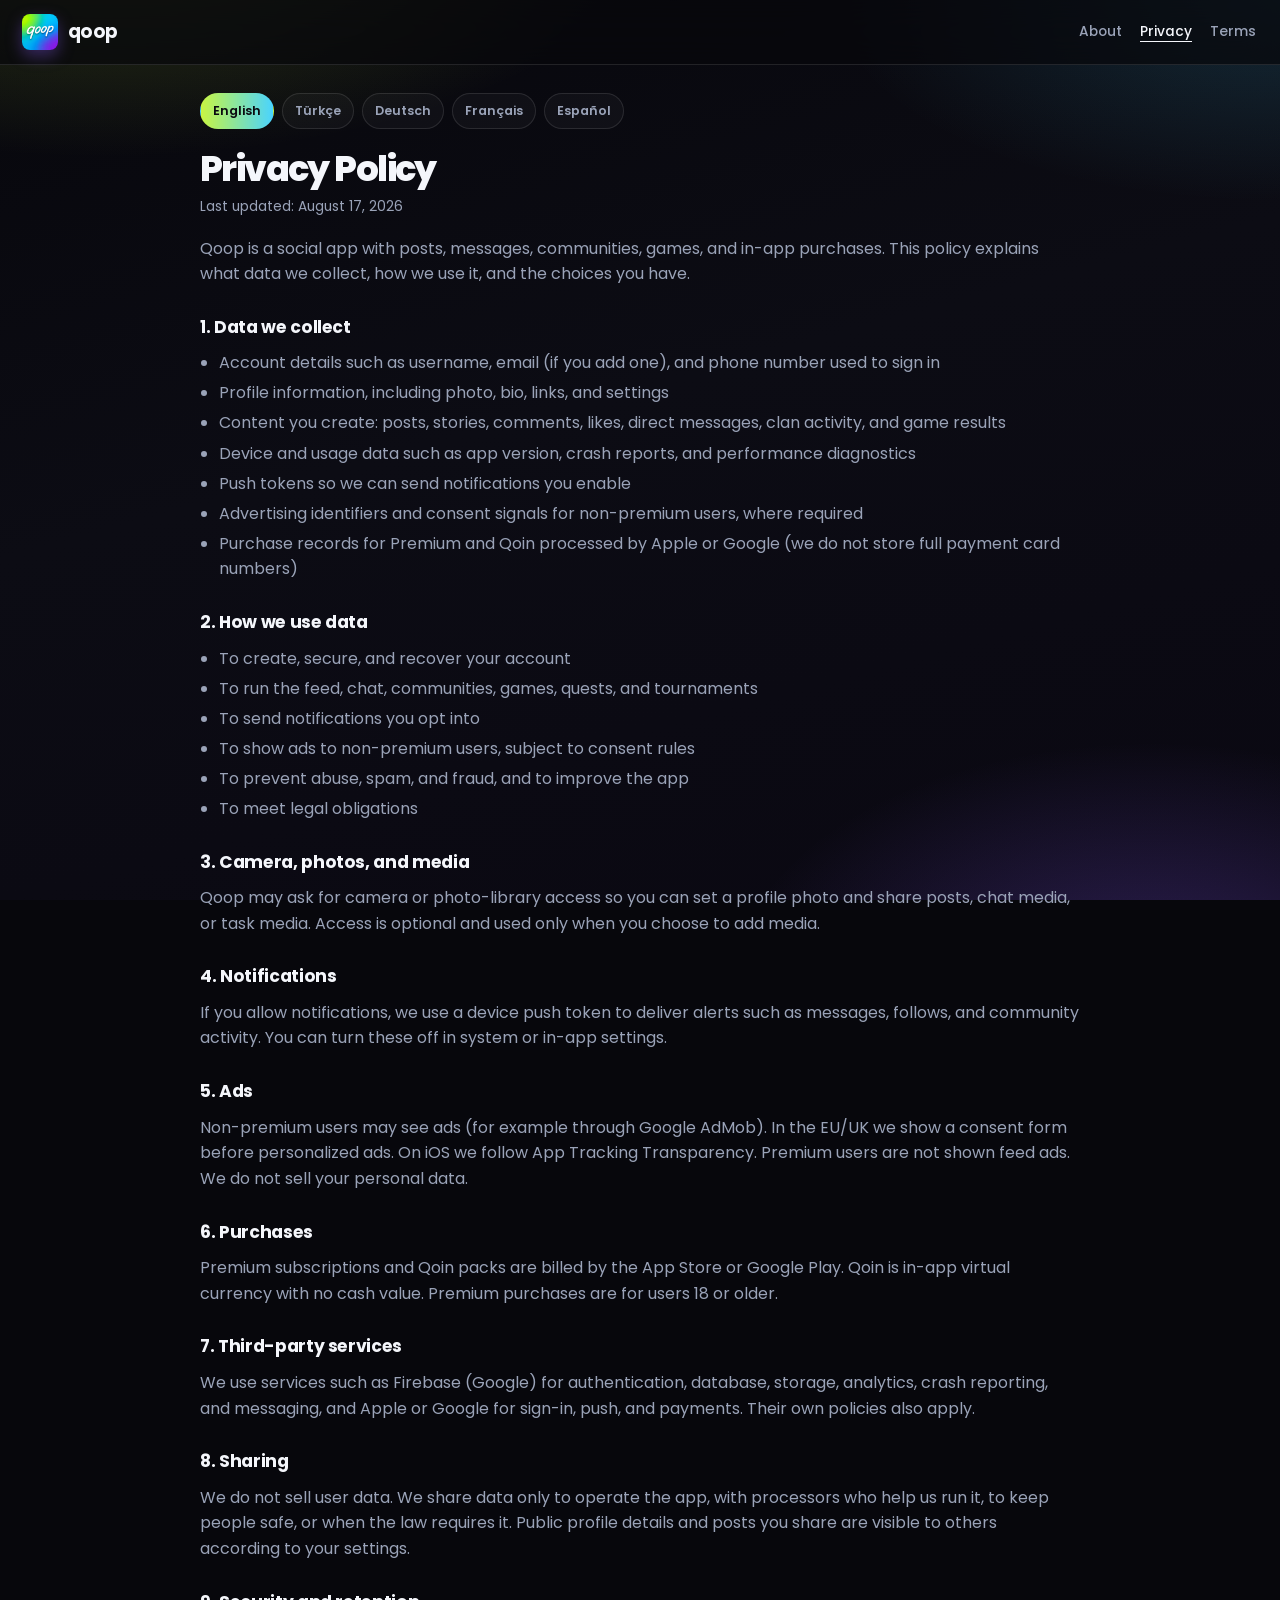
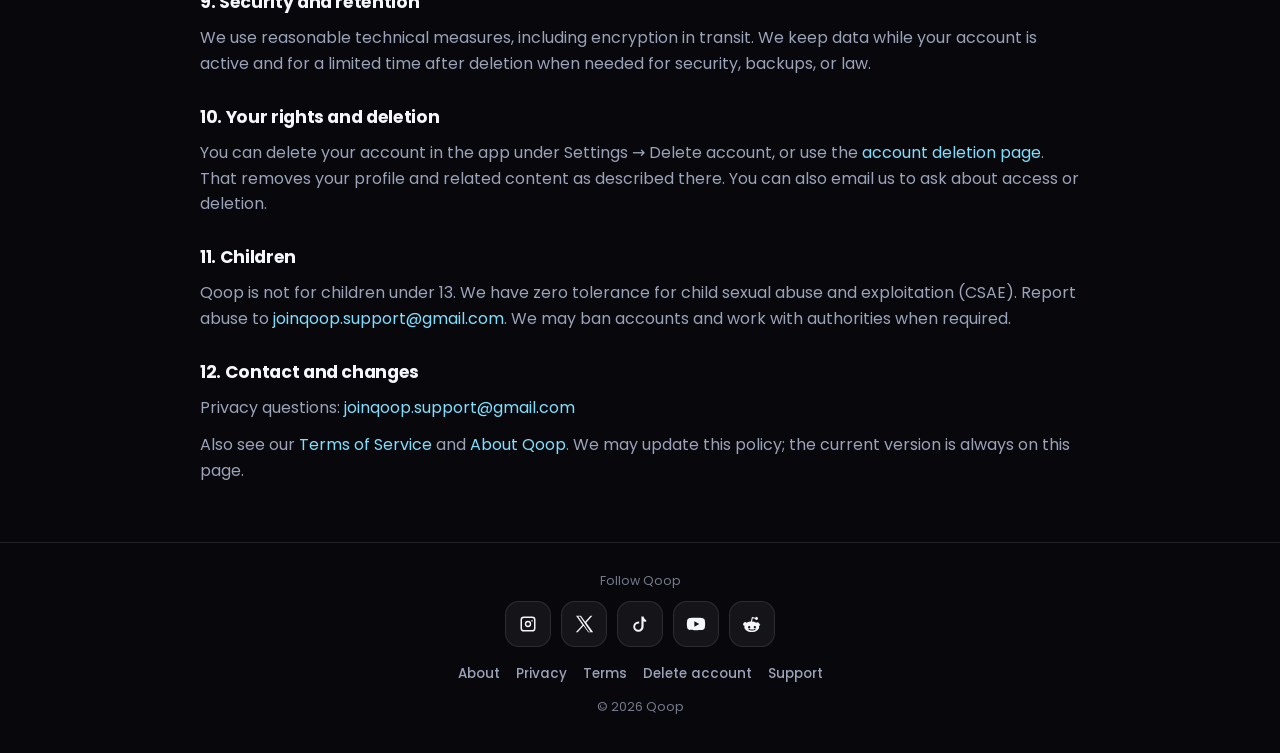
<file: privacy-policy.html>
<!DOCTYPE html>
<html lang="en">
<head>
  <meta charset="utf-8" />
  <meta name="viewport" content="width=device-width, initial-scale=1, viewport-fit=cover" />
  <meta name="theme-color" content="#07070c" />
  <meta name="description" content="How Qoop collects, uses, and protects your data." />
  <title>Qoop Privacy Policy</title>
  <link rel="icon" href="logo.png" type="image/png" />
  <link rel="apple-touch-icon" href="logo.png" />
  <link rel="preconnect" href="https://fonts.googleapis.com" />
  <link rel="preconnect" href="https://fonts.gstatic.com" crossorigin />
  <link href="https://fonts.googleapis.com/css2?family=Poppins:wght@400;500;600;700;800&display=swap" rel="stylesheet" />
  <link rel="stylesheet" href="brand.css" />

</head>
<body>
  <div class="backdrop"></div>
  <div class="site">
  <header class="topbar">
    <a class="brand" href="https://tasdemirebubekir347-star.github.io/joinqoop/"><img src="logo.png" alt="" width="36" height="36" />qoop</a>
    <nav class="nav">
      <a href="https://tasdemirebubekir347-star.github.io/joinqoop/" data-i18n="nav_about">About</a>
      <a href="https://tasdemirebubekir347-star.github.io/qoop-privacy-policy/" class="is-current" data-i18n="nav_privacy">Privacy</a>
      <a href="https://tasdemirebubekir347-star.github.io/legal/" data-i18n="nav_terms">Terms</a>
    </nav>
  </header>
    <main class="wrap">
    <p class="lang-switch" role="navigation">
      <a href="#en">English</a>
      <a href="#tr">Türkçe</a>
      <a href="#de">Deutsch</a>
      <a href="#fr">Français</a>
      <a href="#es">Español</a>
    </p>

    <section id="en" class="lang-panel legal" lang="en">

      <h1>Privacy Policy</h1>
      <p class="meta">Last updated: August 17, 2026</p>
      <p>Qoop is a social app with posts, messages, communities, games, and in-app purchases. This policy explains what data we collect, how we use it, and the choices you have.</p>
      <h2>1. Data we collect</h2>
      <ul>
        <li>Account details such as username, email (if you add one), and phone number used to sign in</li>
        <li>Profile information, including photo, bio, links, and settings</li>
        <li>Content you create: posts, stories, comments, likes, direct messages, clan activity, and game results</li>
        <li>Device and usage data such as app version, crash reports, and performance diagnostics</li>
        <li>Push tokens so we can send notifications you enable</li>
        <li>Advertising identifiers and consent signals for non-premium users, where required</li>
        <li>Purchase records for Premium and Qoin processed by Apple or Google (we do not store full payment card numbers)</li>
      </ul>
      <h2>2. How we use data</h2>
      <ul>
        <li>To create, secure, and recover your account</li>
        <li>To run the feed, chat, communities, games, quests, and tournaments</li>
        <li>To send notifications you opt into</li>
        <li>To show ads to non-premium users, subject to consent rules</li>
        <li>To prevent abuse, spam, and fraud, and to improve the app</li>
        <li>To meet legal obligations</li>
      </ul>
      <h2>3. Camera, photos, and media</h2>
      <p>Qoop may ask for camera or photo-library access so you can set a profile photo and share posts, chat media, or task media. Access is optional and used only when you choose to add media.</p>
      <h2>4. Notifications</h2>
      <p>If you allow notifications, we use a device push token to deliver alerts such as messages, follows, and community activity. You can turn these off in system or in-app settings.</p>
      <h2>5. Ads</h2>
      <p>Non-premium users may see ads (for example through Google AdMob). In the EU/UK we show a consent form before personalized ads. On iOS we follow App Tracking Transparency. Premium users are not shown feed ads. We do not sell your personal data.</p>
      <h2>6. Purchases</h2>
      <p>Premium subscriptions and Qoin packs are billed by the App Store or Google Play. Qoin is in-app virtual currency with no cash value. Premium purchases are for users 18 or older.</p>
      <h2>7. Third-party services</h2>
      <p>We use services such as Firebase (Google) for authentication, database, storage, analytics, crash reporting, and messaging, and Apple or Google for sign-in, push, and payments. Their own policies also apply.</p>
      <h2>8. Sharing</h2>
      <p>We do not sell user data. We share data only to operate the app, with processors who help us run it, to keep people safe, or when the law requires it. Public profile details and posts you share are visible to others according to your settings.</p>
      <h2>9. Security and retention</h2>
      <p>We use reasonable technical measures, including encryption in transit. We keep data while your account is active and for a limited time after deletion when needed for security, backups, or law.</p>
      <h2>10. Your rights and deletion</h2>
      <p>You can delete your account in the app under Settings → Delete account, or use the <a href="delete-account.html">account deletion page</a>. That removes your profile and related content as described there. You can also email us to ask about access or deletion.</p>
      <h2>11. Children</h2>
      <p>Qoop is not for children under 13. We have zero tolerance for child sexual abuse and exploitation (CSAE). Report abuse to <a href="mailto:joinqoop.support@gmail.com">joinqoop.support@gmail.com</a>. We may ban accounts and work with authorities when required.</p>
      <h2>12. Contact and changes</h2>
      <p>Privacy questions: <a href="mailto:joinqoop.support@gmail.com">joinqoop.support@gmail.com</a></p>
      <p>Also see our <a href="https://tasdemirebubekir347-star.github.io/legal/">Terms of Service</a> and <a href="https://tasdemirebubekir347-star.github.io/joinqoop/">About Qoop</a>. We may update this policy; the current version is always on this page.</p>
    </section>
    <section id="tr" class="lang-panel legal" lang="tr">

      <h1>Gizlilik Politikası</h1>
      <p class="meta">Son güncelleme: 17 Ağustos 2026</p>
      <p>Qoop; gönderiler, mesajlar, topluluklar, oyunlar ve uygulama içi satın almalar sunan bir sosyal uygulamadır. Bu politika hangi verileri topladığımızı, nasıl kullandığımızı ve seçeneklerini açıklar.</p>
      <h2>1. Topladığımız veriler</h2>
      <ul>
        <li>Hesap bilgileri: kullanıcı adı, e-posta (eklediysen) ve giriş için kullanılan telefon numarası</li>
        <li>Profil bilgileri: fotoğraf, bio, bağlantılar ve ayarlar</li>
        <li>Oluşturduğun içerikler: gönderiler, hikâyeler, yorumlar, beğeniler, özel mesajlar, klan etkinliği ve oyun sonuçları</li>
        <li>Cihaz ve kullanım verileri: uygulama sürümü, çökme raporları ve performans bilgileri</li>
        <li>Açtığın bildirimler için push jetonu</li>
        <li>Premium olmayan kullanıcılar için, gerektiğinde reklam tanımlayıcıları ve onay sinyalleri</li>
        <li>Apple veya Google üzerinden işlenen Premium ve Qoin satın alma kayıtları (kart numarasının tamamını saklamayız)</li>
      </ul>
      <h2>2. Verileri nasıl kullanırız</h2>
      <ul>
        <li>Hesabını oluşturmak, korumak ve kurtarmak</li>
        <li>Akış, sohbet, topluluk, oyun, görev ve turnuva özelliklerini sunmak</li>
        <li>İzin verdiğin bildirimleri göndermek</li>
        <li>Onay kurallarına uygun olarak Premium olmayan kullanıcılara reklam göstermek</li>
        <li>Kötüye kullanımı, spam’i ve dolandırıcılığı önlemek; uygulamayı geliştirmek</li>
        <li>Yasal yükümlülükleri yerine getirmek</li>
      </ul>
      <h2>3. Kamera, fotoğraf ve medya</h2>
      <p>Qoop, profil fotoğrafı koyman ve gönderi, sohbet veya görev medyası paylaşman için kamera veya galeri erişimi isteyebilir. Erişim isteğe bağlıdır ve yalnızca medya eklemeyi seçtiğinde kullanılır.</p>
      <h2>4. Bildirimler</h2>
      <p>Bildirimlere izin verirsen mesaj, takip ve topluluk etkinliği gibi uyarıları iletmek için cihaz push jetonunu kullanırız. Bunları sistem veya uygulama ayarlarından kapatabilirsin.</p>
      <h2>5. Reklamlar</h2>
      <p>Premium olmayan kullanıcılar reklam görebilir (örneğin Google AdMob). AB/Birleşik Krallık’ta kişiselleştirilmiş reklamlardan önce onay formu gösterilir. iOS’ta App Tracking Transparency’ye uyarız. Premium kullanıcılara akış reklamı gösterilmez. Kişisel verilerini satmayız.</p>
      <h2>6. Satın almalar</h2>
      <p>Premium abonelikleri ve Qoin paketleri App Store veya Google Play tarafından tahsil edilir. Qoin, nakit değeri olmayan uygulama içi sanal paradır. Premium satın almaları 18 yaş ve üzeri kullanıcılar içindir.</p>
      <h2>7. Üçüncü taraf hizmetler</h2>
      <p>Kimlik doğrulama, veritabanı, depolama, analitik, çökme raporlama ve mesajlaşma için Firebase (Google); giriş, push ve ödemeler için Apple veya Google gibi hizmetler kullanırız. Bu hizmetlerin kendi politikaları da geçerlidir.</p>
      <h2>8. Paylaşım</h2>
      <p>Kullanıcı verilerini satmayız. Veriler yalnızca uygulamayı işletmek, bize yardımcı olan işleyicilerle, güvenliği sağlamak veya yasa gerektirdiğinde paylaşılır. Herkese açık profilin ve paylaştığın gönderiler, ayarlarına göre başkalarına görünür.</p>
      <h2>9. Güvenlik ve saklama</h2>
      <p>İletimde şifreleme dahil makul teknik önlemler uygularız. Veriler hesabın aktifken ve silme sonrası güvenlik, yedek veya yasa için gerekli olduğu sınırlı süre tutulabilir.</p>
      <h2>10. Hakların ve silme</h2>
      <p>Hesabını uygulamada Ayarlar → Hesabı sil yolundan veya <a href="delete-account.html">hesap silme sayfasından</a> silebilirsin. Profilin ve ilgili içerikler orada anlatıldığı gibi kaldırılır. Erişim veya silme için bize e-posta da atabilirsin.</p>
      <h2>11. Çocuklar</h2>
      <p>Qoop 13 yaşından küçük çocuklar için değildir. Çocuk cinsel istismarı ve sömürüsüne (CSAE) sıfır tolerans uygulanır. İhlali <a href="mailto:joinqoop.support@gmail.com">joinqoop.support@gmail.com</a> adresine bildir. Gerekirse hesap yasaklanır ve yetkili kurumlarla iş birliği yapılır.</p>
      <h2>12. İletişim ve değişiklikler</h2>
      <p>Gizlilik soruları: <a href="mailto:joinqoop.support@gmail.com">joinqoop.support@gmail.com</a></p>
      <p>Ayrıca <a href="https://tasdemirebubekir347-star.github.io/legal/">Kullanım Koşulları</a> ve <a href="https://tasdemirebubekir347-star.github.io/joinqoop/">Qoop Hakkında</a> sayfalarına bak. Bu politika güncellenebilir; güncel sürüm her zaman bu sayfadadır.</p>
    </section>
    <section id="de" class="lang-panel legal" lang="de">

      <h1>Datenschutzrichtlinie</h1>
      <p class="meta">Zuletzt aktualisiert: 17. August 2026</p>
      <p>Qoop ist eine Social-App mit Beiträgen, Nachrichten, Communitys, Spielen und In-App-Käufen. Diese Richtlinie erklärt, welche Daten wir erfassen, wie wir sie verwenden und welche Wahlmöglichkeiten du hast.</p>
      <h2>1. Welche Daten wir erfassen</h2>
      <ul>
        <li>Kontodaten wie Benutzername, E-Mail (falls hinterlegt) und die Telefonnummer zur Anmeldung</li>
        <li>Profilinformationen, einschließlich Foto, Bio, Links und Einstellungen</li>
        <li>Von dir erstellte Inhalte: Beiträge, Stories, Kommentare, Likes, Direktnachrichten, Clan-Aktivität und Spielergebnisse</li>
        <li>Geräte- und Nutzungsdaten wie App-Version, Absturzberichte und Leistungsdiagnosen</li>
        <li>Push-Token, damit wir von dir aktivierte Benachrichtigungen senden können</li>
        <li>Werbekennungen und Einwilligungssignale für Nutzer ohne Premium, soweit erforderlich</li>
        <li>Kaufdaten zu Premium und Qoin, die Apple oder Google abwickeln (wir speichern keine vollständigen Kartendaten)</li>
      </ul>
      <h2>2. Wie wir Daten verwenden</h2>
      <ul>
        <li>Zum Anlegen, Sichern und Wiederherstellen deines Kontos</li>
        <li>Für Feed, Chat, Communitys, Spiele, Quests und Turniere</li>
        <li>Für Benachrichtigungen, denen du zustimmst</li>
        <li>Für Werbung an Nutzer ohne Premium, vorbehaltlich der Einwilligungsregeln</li>
        <li>Zur Missbrauchs-, Spam- und Betrugsprävention sowie zur Verbesserung der App</li>
        <li>Zur Erfüllung gesetzlicher Pflichten</li>
      </ul>
      <h2>3. Kamera, Fotos und Medien</h2>
      <p>Qoop kann Zugriff auf Kamera oder Mediathek anfragen, damit du ein Profilfoto setzen und Beiträge, Chat- oder Aufgabenmedien teilen kannst. Der Zugriff ist optional und gilt nur, wenn du Medien hinzufügst.</p>
      <h2>4. Benachrichtigungen</h2>
      <p>Wenn du Benachrichtigungen erlaubst, nutzen wir ein Push-Token für Hinweise zu Nachrichten, Follows und Community-Aktivität. Du kannst sie in den System- oder App-Einstellungen deaktivieren.</p>
      <h2>5. Werbung</h2>
      <p>Nutzer ohne Premium können Werbung sehen (z. B. über Google AdMob). In der EU/UK zeigen wir vor personalisierter Werbung ein Einwilligungsformular. Auf iOS beachten wir App Tracking Transparency. Premium-Nutzer sehen keine Feed-Werbung. Wir verkaufen keine personenbezogenen Daten.</p>
      <h2>6. Käufe</h2>
      <p>Premium-Abos und Qoin-Pakete werden über den App Store oder Google Play abgerechnet. Qoin ist virtuelle In-App-Währung ohne Geldwert. Premium-Käufe sind für Personen ab 18 Jahren.</p>
      <h2>7. Dienste Dritter</h2>
      <p>Wir nutzen Dienste wie Firebase (Google) für Authentifizierung, Datenbank, Speicher, Analytics, Absturzberichte und Messaging sowie Apple oder Google für Anmeldung, Push und Zahlungen. Deren eigene Richtlinien gelten zusätzlich.</p>
      <h2>8. Weitergabe</h2>
      <p>Wir verkaufen keine Nutzerdaten. Daten werden nur zum Betrieb der App, an Auftragsverarbeiter, zum Schutz von Personen oder bei gesetzlicher Pflicht weitergegeben. Öffentliche Profildaten und geteilte Beiträge sind je nach deinen Einstellungen sichtbar.</p>
      <h2>9. Sicherheit und Speicherung</h2>
      <p>Wir setzen angemessene technische Maßnahmen ein, einschließlich Verschlüsselung bei der Übertragung. Daten bleiben aktiv, solange dein Konto besteht, und nach der Löschung nur begrenzt, soweit Sicherheit, Backups oder Recht es erfordern.</p>
      <h2>10. Deine Rechte und Löschung</h2>
      <p>Du kannst dein Konto in der App unter Einstellungen → Konto löschen oder über die <a href="delete-account.html">Seite zur Kontolöschung</a> löschen. Profil und zugehörige Inhalte werden wie dort beschrieben entfernt. Du kannst uns auch per E-Mail zu Auskunft oder Löschung schreiben.</p>
      <h2>11. Kinder</h2>
      <p>Qoop ist nicht für Kinder unter 13 Jahren bestimmt. Wir haben null Toleranz gegenüber sexuellem Missbrauch und Ausbeutung von Kindern (CSAE). Missbrauch an <a href="mailto:joinqoop.support@gmail.com">joinqoop.support@gmail.com</a> melden. Konten können gesperrt und Behörden einbezogen werden.</p>
      <h2>12. Kontakt und Änderungen</h2>
      <p>Fragen zum Datenschutz: <a href="mailto:joinqoop.support@gmail.com">joinqoop.support@gmail.com</a></p>
      <p>Siehe auch die <a href="https://tasdemirebubekir347-star.github.io/legal/">Nutzungsbedingungen</a> und <a href="https://tasdemirebubekir347-star.github.io/joinqoop/">Über Qoop</a>. Diese Richtlinie kann aktualisiert werden; die aktuelle Fassung steht immer auf dieser Seite.</p>
    </section>
    <section id="fr" class="lang-panel legal" lang="fr">

      <h1>Politique de confidentialité</h1>
      <p class="meta">Dernière mise à jour : 17 août 2026</p>
      <p>Qoop est une app sociale avec publications, messages, communautés, jeux et achats intégrés. Cette politique explique quelles données nous collectons, comment nous les utilisons et quels choix tu as.</p>
      <h2>1. Données que nous collectons</h2>
      <ul>
        <li>Informations de compte : nom d’utilisateur, e-mail (si tu en ajoutes un) et numéro de téléphone utilisé pour te connecter</li>
        <li>Profil : photo, bio, liens et paramètres</li>
        <li>Contenus que tu crées : publications, stories, commentaires, likes, messages privés, activité de clan et résultats de jeux</li>
        <li>Données d’appareil et d’usage : version de l’app, rapports de plantage et diagnostics de performance</li>
        <li>Jeton push pour les notifications que tu actives</li>
        <li>Identifiants publicitaires et signaux de consentement pour les comptes non Premium, lorsque c’est requis</li>
        <li>Historique d’achats Premium et Qoin traité par Apple ou Google (nous ne stockons pas le numéro complet de carte)</li>
      </ul>
      <h2>2. Comment nous utilisons les données</h2>
      <ul>
        <li>Créer, sécuriser et récupérer ton compte</li>
        <li>Faire fonctionner le fil, le chat, les communautés, les jeux, les quêtes et les tournois</li>
        <li>Envoyer les notifications que tu as acceptées</li>
        <li>Afficher des publicités aux comptes non Premium, selon les règles de consentement</li>
        <li>Prévenir les abus, le spam et la fraude, et améliorer l’app</li>
        <li>Respecter nos obligations légales</li>
      </ul>
      <h2>3. Appareil photo, photos et médias</h2>
      <p>Qoop peut demander l’accès à l’appareil photo ou à la galerie pour une photo de profil et pour partager des publications, des médias de chat ou de quêtes. Cet accès est facultatif et n’est utilisé que lorsque tu ajoutes un média.</p>
      <h2>4. Notifications</h2>
      <p>Si tu autorises les notifications, nous utilisons un jeton push pour les alertes (messages, suivis, activité de communauté). Tu peux les désactiver dans les réglages système ou dans l’app.</p>
      <h2>5. Publicités</h2>
      <p>Les comptes non Premium peuvent voir des publicités (par exemple via Google AdMob). Dans l’UE/Royaume-Uni, un formulaire de consentement s’affiche avant les pubs personnalisées. Sur iOS, nous respectons l’App Tracking Transparency. Les comptes Premium ne voient pas de pubs dans le fil. Nous ne vendons pas tes données personnelles.</p>
      <h2>6. Achats</h2>
      <p>Les abonnements Premium et les packs Qoin sont facturés par l’App Store ou Google Play. Le Qoin est une monnaie virtuelle sans valeur en cash. Les achats Premium sont réservés aux personnes de 18 ans et plus.</p>
      <h2>7. Services tiers</h2>
      <p>Nous utilisons notamment Firebase (Google) pour l’authentification, la base de données, le stockage, l’analytics, les plantages et la messagerie, ainsi qu’Apple ou Google pour la connexion, le push et les paiements. Leurs politiques s’appliquent aussi.</p>
      <h2>8. Partage</h2>
      <p>Nous ne vendons pas les données des utilisateurs. Nous les partageons seulement pour faire fonctionner l’app, avec des sous-traitants, pour la sécurité, ou lorsque la loi l’exige. Ton profil public et tes publications sont visibles selon tes paramètres.</p>
      <h2>9. Sécurité et conservation</h2>
      <p>Nous appliquons des mesures techniques raisonnables, dont le chiffrement en transit. Les données sont conservées tant que le compte est actif, puis pendant une durée limitée après suppression si la sécurité, les sauvegardes ou la loi l’exigent.</p>
      <h2>10. Tes droits et la suppression</h2>
      <p>Tu peux supprimer ton compte dans l’app : Paramètres → Supprimer le compte, ou via la <a href="delete-account.html">page de suppression de compte</a>. Ton profil et les contenus liés sont retirés comme indiqué. Tu peux aussi nous écrire pour un accès ou une suppression.</p>
      <h2>11. Enfants</h2>
      <p>Qoop n’est pas destiné aux enfants de moins de 13 ans. Tolérance zéro envers l’abus et l’exploitation sexuels des enfants (CSAE). Signale un abus à <a href="mailto:joinqoop.support@gmail.com">joinqoop.support@gmail.com</a>. Les comptes peuvent être bannis et les autorités contactées si besoin.</p>
      <h2>12. Contact et modifications</h2>
      <p>Questions de confidentialité : <a href="mailto:joinqoop.support@gmail.com">joinqoop.support@gmail.com</a></p>
      <p>Voir aussi les <a href="https://tasdemirebubekir347-star.github.io/legal/">Conditions d’utilisation</a> et <a href="https://tasdemirebubekir347-star.github.io/joinqoop/">À propos de Qoop</a>. Cette politique peut être mise à jour ; la version en vigueur est toujours sur cette page.</p>
    </section>
    <section id="es" class="lang-panel legal" lang="es">

      <h1>Política de privacidad</h1>
      <p class="meta">Última actualización: 17 de agosto de 2026</p>
      <p>Qoop es una app social con publicaciones, mensajes, comunidades, juegos y compras dentro de la app. Esta política explica qué datos recopilamos, cómo los usamos y qué opciones tienes.</p>
      <h2>1. Datos que recopilamos</h2>
      <ul>
        <li>Datos de cuenta: nombre de usuario, correo (si lo añades) y número de teléfono usado para iniciar sesión</li>
        <li>Información de perfil: foto, bio, enlaces y ajustes</li>
        <li>Contenido que creas: publicaciones, historias, comentarios, me gusta, mensajes directos, actividad de clan y resultados de juegos</li>
        <li>Datos del dispositivo y de uso: versión de la app, informes de fallos y diagnóstico de rendimiento</li>
        <li>Token push para las notificaciones que actives</li>
        <li>Identificadores publicitarios y señales de consentimiento para cuentas no Premium, cuando sea necesario</li>
        <li>Registros de compras de Premium y Qoin procesados por Apple o Google (no guardamos el número completo de la tarjeta)</li>
      </ul>
      <h2>2. Cómo usamos los datos</h2>
      <ul>
        <li>Crear, proteger y recuperar tu cuenta</li>
        <li>Ofrecer el feed, el chat, las comunidades, los juegos, las misiones y los torneos</li>
        <li>Enviar las notificaciones que aceptes</li>
        <li>Mostrar anuncios a cuentas no Premium, según las normas de consentimiento</li>
        <li>Prevenir abusos, spam y fraude, y mejorar la app</li>
        <li>Cumplir obligaciones legales</li>
      </ul>
      <h2>3. Cámara, fotos y medios</h2>
      <p>Qoop puede pedir acceso a la cámara o a la galería para la foto de perfil y para compartir publicaciones, archivos de chat o de misiones. El acceso es opcional y solo se usa cuando eliges añadir media.</p>
      <h2>4. Notificaciones</h2>
      <p>Si permites notificaciones, usamos un token push para avisos de mensajes, seguidores y actividad de comunidad. Puedes desactivarlas en los ajustes del sistema o de la app.</p>
      <h2>5. Anuncios</h2>
      <p>Las cuentas no Premium pueden ver anuncios (por ejemplo a través de Google AdMob). En la UE/Reino Unido mostramos un formulario de consentimiento antes de anuncios personalizados. En iOS seguimos App Tracking Transparency. Las cuentas Premium no ven anuncios en el feed. No vendemos tus datos personales.</p>
      <h2>6. Compras</h2>
      <p>Las suscripciones Premium y los packs de Qoin los cobra App Store o Google Play. Qoin es moneda virtual dentro de la app, sin valor en efectivo. Las compras Premium son para mayores de 18 años.</p>
      <h2>7. Servicios de terceros</h2>
      <p>Usamos servicios como Firebase (Google) para autenticación, base de datos, almacenamiento, analítica, informes de fallos y mensajería, y Apple o Google para inicio de sesión, push y pagos. También aplican sus propias políticas.</p>
      <h2>8. Cómo se comparten</h2>
      <p>No vendemos datos de usuarios. Solo los compartimos para operar la app, con encargados que nos ayudan, para mantener la seguridad o cuando la ley lo exige. Tu perfil público y las publicaciones que compartes son visibles según tus ajustes.</p>
      <h2>9. Seguridad y conservación</h2>
      <p>Aplicamos medidas técnicas razonables, incluida la cifrado en tránsito. Conservamos los datos mientras la cuenta esté activa y, tras el borrado, solo el tiempo limitado que exijan la seguridad, las copias o la ley.</p>
      <h2>10. Tus derechos y la eliminación</h2>
      <p>Puedes eliminar tu cuenta en la app en Ajustes → Eliminar cuenta, o en la <a href="delete-account.html">página de eliminación de cuenta</a>. Tu perfil y el contenido asociado se retiran como se describe allí. También puedes escribirnos para acceder a tus datos o pedir su borrado.</p>
      <h2>11. Menores</h2>
      <p>Qoop no está pensada para menores de 13 años. Tenemos tolerancia cero ante el abuso y la explotación sexual infantil (CSAE). Denuncia abusos a <a href="mailto:joinqoop.support@gmail.com">joinqoop.support@gmail.com</a>. Podemos expulsar cuentas y colaborar con las autoridades si es necesario.</p>
      <h2>12. Contacto y cambios</h2>
      <p>Preguntas de privacidad: <a href="mailto:joinqoop.support@gmail.com">joinqoop.support@gmail.com</a></p>
      <p>Consulta también los <a href="https://tasdemirebubekir347-star.github.io/legal/">Términos de servicio</a> y <a href="https://tasdemirebubekir347-star.github.io/joinqoop/">Acerca de Qoop</a>. Esta política puede actualizarse; la versión vigente está siempre en esta página.</p>
    </section>
    </main>
  <footer class="site-footer">
    <p class="foot-copy" data-i18n="footer_follow" style="margin-bottom:10px">Follow Qoop</p>

      <div class="socials">
        <a class="social" href="https://www.instagram.com/joinqoop/" target="_blank" rel="noopener" aria-label="Instagram"><svg viewBox="0 0 24 24" aria-hidden="true"><path d="M7 3h10a4 4 0 0 1 4 4v10a4 4 0 0 1-4 4H7a4 4 0 0 1-4-4V7a4 4 0 0 1 4-4zm10 1.8H7A2.2 2.2 0 0 0 4.8 7v10A2.2 2.2 0 0 0 7 19.2h10A2.2 2.2 0 0 0 19.2 17V7A2.2 2.2 0 0 0 17 4.8zM12 8.2A3.8 3.8 0 1 1 8.2 12 3.8 3.8 0 0 1 12 8.2zm0 1.6A2.2 2.2 0 1 0 14.2 12 2.2 2.2 0 0 0 12 9.8zm4.85-2.55a.95.95 0 1 1-.95.95.95.95 0 0 1 .95-.95z"/></svg></a>
        <a class="social" href="https://x.com/joinqoop" target="_blank" rel="noopener" aria-label="X"><svg viewBox="0 0 24 24" aria-hidden="true"><path d="M14.7 10.4 22 2h-2.2l-6.4 7.3L8.3 2H2.5l7.7 11.1L2.2 22h2.2l7-8 5.7 8H23l-8.3-11.6zm-2.5 2.8-.8-1.2-6.4-9h2.2l5.2 7.4.8 1.2 6.7 9.6h-2.2l-5.5-7.9z"/></svg></a>
        <a class="social" href="https://www.tiktok.com/@joinqoop" target="_blank" rel="noopener" aria-label="TikTok"><svg viewBox="0 0 24 24" aria-hidden="true"><path d="M14.2 3h2.1c.2 1.8 1.3 3.4 3.1 4.2v2.2a6.7 6.7 0 0 1-3.1-.8v6.6a6.2 6.2 0 1 1-6.2-6.2c.3 0 .6 0 .9.1v2.4a3.8 3.8 0 1 0 2.7 3.6V3z"/></svg></a>
        <a class="social" href="https://www.youtube.com/@joinqoop" target="_blank" rel="noopener" aria-label="YouTube"><svg viewBox="0 0 24 24" aria-hidden="true"><path d="M22.5 7.2a3 3 0 0 0-2.1-2.1C18.6 4.6 12 4.6 12 4.6s-6.6 0-8.4.5A3 3 0 0 0 1.5 7.2 31 31 0 0 0 1 12a31 31 0 0 0 .5 4.8 3 3 0 0 0 2.1 2.1c1.8.5 8.4.5 8.4.5s6.6 0 8.4-.5a3 3 0 0 0 2.1-2.1A31 31 0 0 0 23 12a31 31 0 0 0-.5-4.8zM10 15.2V8.8l6 3.2-6 3.2z"/></svg></a>
        <a class="social" href="https://www.reddit.com/u/Joinqoop" target="_blank" rel="noopener" aria-label="Reddit"><svg viewBox="0 0 24 24" aria-hidden="true"><path d="M21 12.2a2.3 2.3 0 0 0-3.9-1.6 10.7 10.7 0 0 0-5.1-1.5l.9-4.1 2.9.6a1.7 1.7 0 1 0 .2-1.1l-3.5-.8a.7.7 0 0 0-.8.5l-1 4.8a10.8 10.8 0 0 0-5.2 1.5 2.3 2.3 0 1 0-2.5 3.7 4.7 4.7 0 0 0-.2 1.4c0 3.4 4 6.1 8.9 6.1s8.9-2.7 8.9-6.1a4.7 4.7 0 0 0-.2-1.3 2.3 2.3 0 0 0 1.5-2.1zM8.6 14.3a1.4 1.4 0 1 1 0 2.8 1.4 1.4 0 0 1 0-2.8zm7.5 4.2c-1 .9-2.5 1.3-4.1 1.3s-3.1-.4-4.1-1.3a.6.6 0 0 1 .8-.9c.8.7 2 1 3.3 1s2.5-.3 3.3-1a.6.6 0 1 1 .8.9zm-.7-1.4a1.4 1.4 0 1 1 0-2.8 1.4 1.4 0 0 1 0 2.8z"/></svg></a>
      </div>

    <div class="foot-links">
      <a href="https://tasdemirebubekir347-star.github.io/joinqoop/" data-i18n="nav_about">About</a>
      <a href="https://tasdemirebubekir347-star.github.io/qoop-privacy-policy/" data-i18n="nav_privacy">Privacy</a>
      <a href="https://tasdemirebubekir347-star.github.io/legal/" data-i18n="nav_terms">Terms</a>
      <a href="https://tasdemirebubekir347-star.github.io/qoop-privacy-policy/delete-account.html" data-i18n="nav_delete">Delete account</a>
      <a href="mailto:joinqoop.support@gmail.com">Support</a>
    </div>
    <p class="foot-copy" data-i18n="footer_copy">© 2026 Qoop</p>
  </footer>
  </div>
  <script src="brand.js"></script>
</body>
</html>
</file>
<file: brand.css>
:root {
  color-scheme: dark;
  --lime: #c8f542;
  --cyan: #4ad4ff;
  --violet: #8b5cff;
  --bg: #07070c;
  --text: #f4f6fb;
  --muted: #9aa3b8;
  --card: rgba(255, 255, 255, 0.055);
  --stroke: rgba(255, 255, 255, 0.11);
  --link: #7ee0ff;
  --radius-icon: 22%;
}

* { box-sizing: border-box; margin: 0; padding: 0; }

html { scroll-behavior: smooth; }

body {
  min-height: 100dvh;
  font-family: Poppins, system-ui, -apple-system, sans-serif;
  background: var(--bg);
  color: var(--text);
  line-height: 1.6;
}

.backdrop {
  position: fixed;
  inset: 0;
  pointer-events: none;
  z-index: 0;
  background:
    radial-gradient(ellipse 80% 50% at 8% -10%, rgba(200, 245, 66, 0.22), transparent 55%),
    radial-gradient(ellipse 70% 45% at 100% 0%, rgba(74, 212, 255, 0.16), transparent 50%),
    radial-gradient(ellipse 60% 50% at 90% 110%, rgba(139, 92, 255, 0.28), transparent 55%),
    linear-gradient(165deg, #07070c 0%, #0c0c14 45%, #0a0812 100%);
}

.site {
  position: relative;
  z-index: 1;
  min-height: 100dvh;
  display: flex;
  flex-direction: column;
}

a { color: var(--link); text-decoration: none; }
a:hover { text-decoration: underline; }

.topbar {
  position: sticky;
  top: 0;
  z-index: 20;
  display: flex;
  align-items: center;
  justify-content: space-between;
  gap: 16px;
  padding: 14px 22px;
  background: rgba(7, 7, 12, 0.72);
  border-bottom: 1px solid var(--stroke);
  backdrop-filter: blur(18px);
}

.brand {
  display: flex;
  align-items: center;
  gap: 10px;
  color: var(--text);
  text-decoration: none;
  font-weight: 700;
  letter-spacing: -0.04em;
  font-size: 1.15rem;
}
.brand:hover { text-decoration: none; opacity: 0.92; }
.brand img {
  width: 36px;
  height: 36px;
  border-radius: var(--radius-icon);
  box-shadow: 0 6px 16px rgba(139, 92, 255, 0.35);
}

.nav {
  display: flex;
  flex-wrap: wrap;
  align-items: center;
  justify-content: flex-end;
  gap: 6px 14px;
}

.nav a {
  color: var(--muted);
  font-size: 0.86rem;
  font-weight: 500;
  text-decoration: none;
  padding: 6px 2px;
}
.nav a:hover,
.nav a.is-current { color: var(--text); }
.nav a.is-current { text-decoration: underline; text-underline-offset: 5px; }

.wrap {
  width: 100%;
  max-width: 920px;
  margin: 0 auto;
  padding: 28px 20px 48px;
  flex: 1;
}

.lang-switch {
  display: flex;
  flex-wrap: wrap;
  gap: 8px;
  margin-bottom: 22px;
}
.lang-switch a {
  color: var(--muted);
  font-size: 0.78rem;
  font-weight: 600;
  text-decoration: none;
  padding: 7px 12px;
  border-radius: 999px;
  border: 1px solid var(--stroke);
  background: rgba(255, 255, 255, 0.03);
}
.lang-switch a.is-active {
  color: #0b0b10;
  background: linear-gradient(90deg, var(--lime), var(--cyan));
  border-color: transparent;
}

.hero {
  text-align: center;
  padding: 18px 0 8px;
}
.app-icon {
  width: 112px;
  height: 112px;
  margin: 0 auto 22px;
  border-radius: var(--radius-icon);
  overflow: hidden;
  box-shadow:
    0 18px 50px rgba(139, 92, 255, 0.38),
    0 0 0 1px rgba(255, 255, 255, 0.12);
}
.app-icon img {
  width: 100%;
  height: 100%;
  display: block;
  object-fit: cover;
}
.badge {
  display: inline-block;
  padding: 7px 14px;
  border-radius: 999px;
  background: rgba(200, 245, 66, 0.1);
  border: 1px solid rgba(200, 245, 66, 0.28);
  color: var(--lime);
  font-size: 0.78rem;
  font-weight: 600;
  letter-spacing: 0.02em;
  margin-bottom: 16px;
}
h1 {
  font-size: clamp(2rem, 5vw, 3.4rem);
  line-height: 1.05;
  letter-spacing: -0.045em;
  font-weight: 800;
  margin-bottom: 14px;
  background: linear-gradient(110deg, #fff 10%, var(--cyan) 50%, var(--violet) 100%);
  -webkit-background-clip: text;
  background-clip: text;
  -webkit-text-fill-color: transparent;
}
.subtitle {
  font-size: 1.15rem;
  font-weight: 500;
  color: rgba(255, 255, 255, 0.9);
  max-width: 640px;
  margin: 0 auto 12px;
}
.desc {
  font-size: 0.98rem;
  color: var(--muted);
  max-width: 680px;
  margin: 0 auto 28px;
}

.socials {
  display: flex;
  justify-content: center;
  flex-wrap: wrap;
  gap: 10px;
  margin-bottom: 36px;
}
.social {
  width: 46px;
  height: 46px;
  border-radius: 14px;
  display: grid;
  place-items: center;
  color: var(--text);
  background: var(--card);
  border: 1px solid var(--stroke);
  text-decoration: none;
  transition: transform 0.15s ease, background 0.15s ease;
}
.social:hover {
  transform: translateY(-2px);
  background: rgba(255, 255, 255, 0.1);
  text-decoration: none;
}
.social svg { width: 20px; height: 20px; fill: currentColor; }

.cta-row {
  display: flex;
  justify-content: center;
  flex-wrap: wrap;
  gap: 12px;
  margin-bottom: 40px;
}
.btn {
  display: inline-flex;
  align-items: center;
  gap: 8px;
  padding: 13px 22px;
  border-radius: 14px;
  font-size: 0.92rem;
  font-weight: 650;
  text-decoration: none;
  color: #0b0b10;
  background: linear-gradient(90deg, var(--lime), var(--cyan));
  box-shadow: 0 10px 28px rgba(74, 212, 255, 0.22);
}
.btn:hover { text-decoration: none; opacity: 0.94; transform: translateY(-1px); }
.btn-ghost {
  color: var(--text);
  background: var(--card);
  border: 1px solid var(--stroke);
  box-shadow: none;
}

.features {
  display: grid;
  grid-template-columns: repeat(3, 1fr);
  gap: 14px;
}
.feature {
  text-align: left;
  background: var(--card);
  border: 1px solid var(--stroke);
  border-radius: 20px;
  padding: 20px 18px;
}
.feature h3 {
  font-size: 1.02rem;
  margin-bottom: 8px;
  letter-spacing: -0.02em;
}
.feature p {
  font-size: 0.9rem;
  color: var(--muted);
}

.legal h1 {
  font-size: clamp(1.6rem, 3.5vw, 2.2rem);
  -webkit-text-fill-color: unset;
  background: none;
  color: var(--text);
  margin-bottom: 8px;
}
.legal h2 {
  font-size: 1.08rem;
  margin: 1.7rem 0 0.55rem;
  letter-spacing: -0.02em;
}
.legal p,
.legal li { color: var(--muted); }
.legal p { margin-bottom: 0.7rem; }
.legal ul,
.legal ol { padding-left: 1.2rem; margin-bottom: 0.6rem; }
.legal li { margin: 0.28rem 0; }
.legal .meta {
  color: var(--muted);
  font-size: 0.86rem;
  margin-bottom: 1.1rem;
}
.card {
  background: var(--card);
  border: 1px solid var(--stroke);
  border-radius: 16px;
  padding: 16px 18px;
  margin: 18px 0;
}
.card strong { color: var(--text); }

.lang-panel { display: none; }
.lang-panel.is-active { display: block; }

.site-footer {
  border-top: 1px solid var(--stroke);
  padding: 28px 20px 36px;
  text-align: center;
}
.site-footer .socials { margin-bottom: 16px; }
.foot-links {
  display: flex;
  flex-wrap: wrap;
  justify-content: center;
  gap: 8px 16px;
  margin-bottom: 12px;
}
.foot-links a { color: var(--muted); font-size: 0.84rem; font-weight: 500; }
.foot-copy { color: rgba(154, 163, 184, 0.75); font-size: 0.78rem; }

@media (max-width: 820px) {
  .features { grid-template-columns: 1fr; }
  .topbar { padding: 12px 14px; }
  .nav a { font-size: 0.78rem; }
}
</file>
